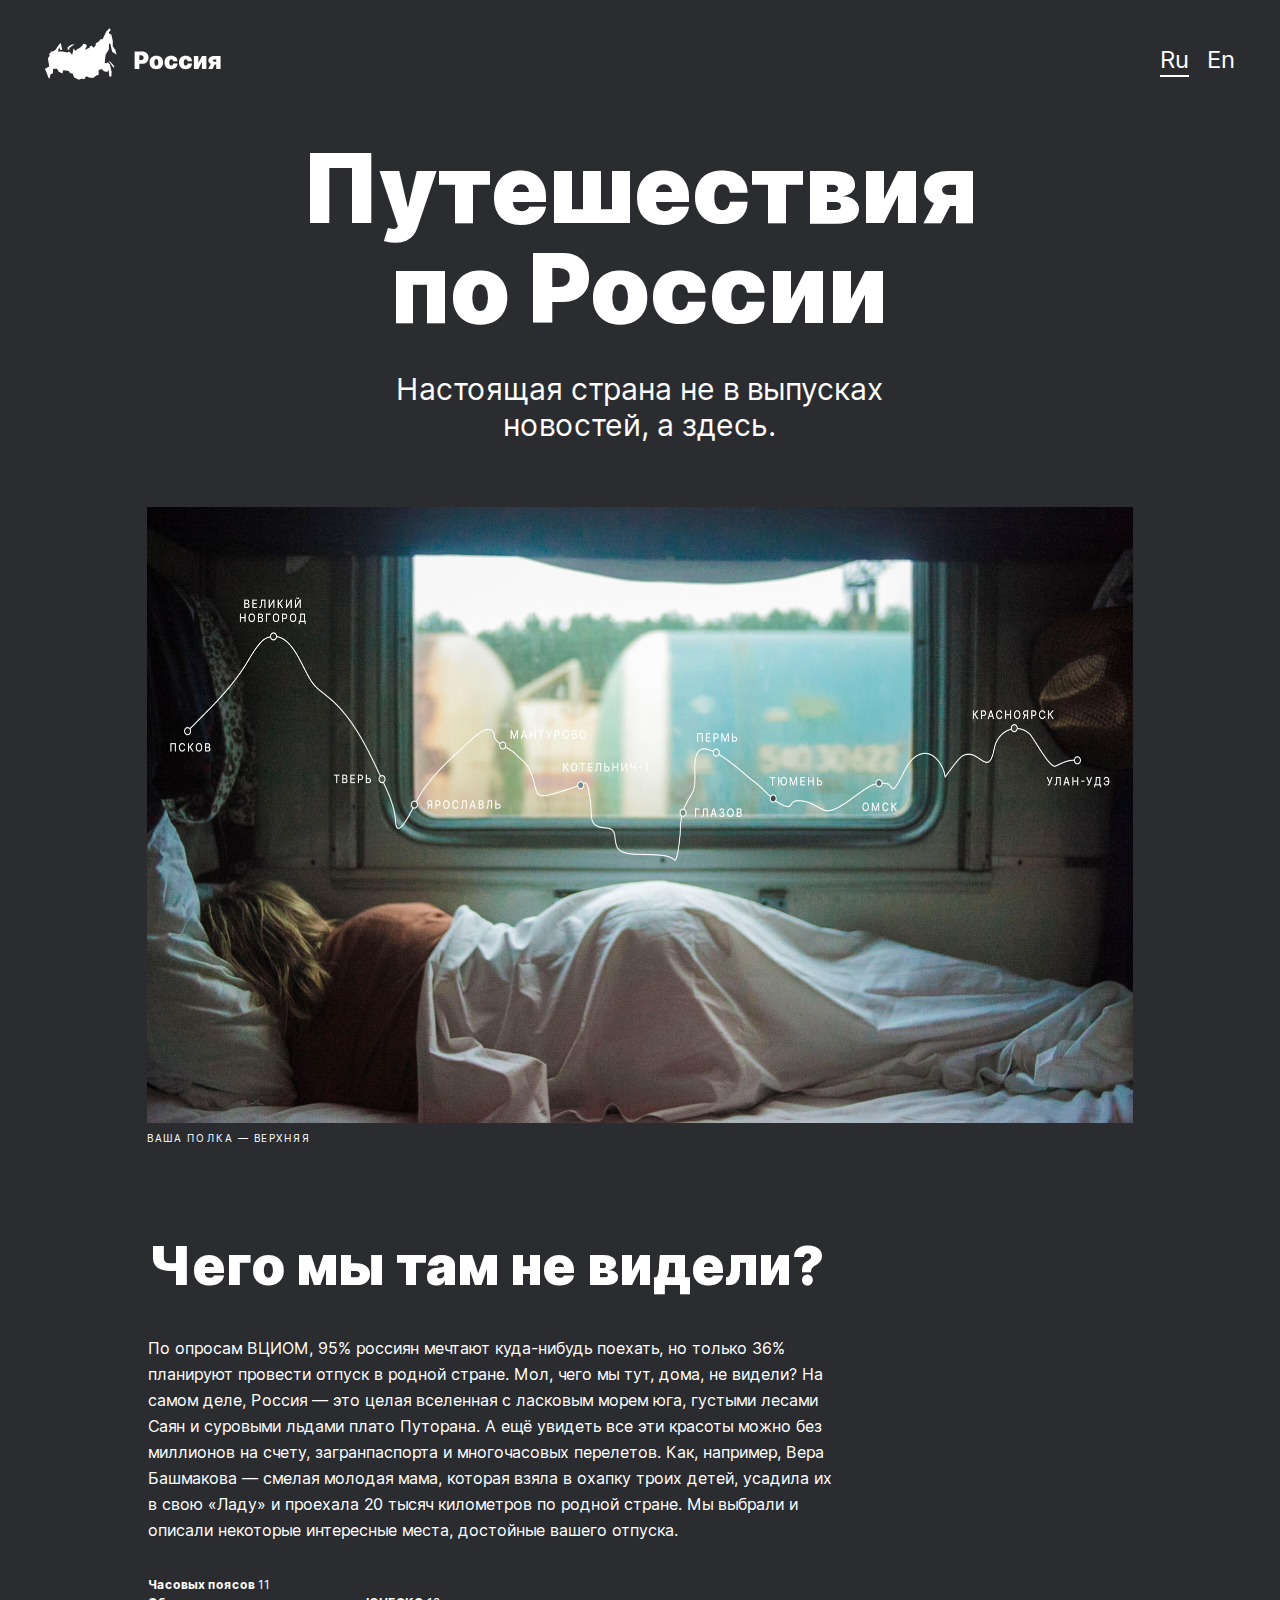
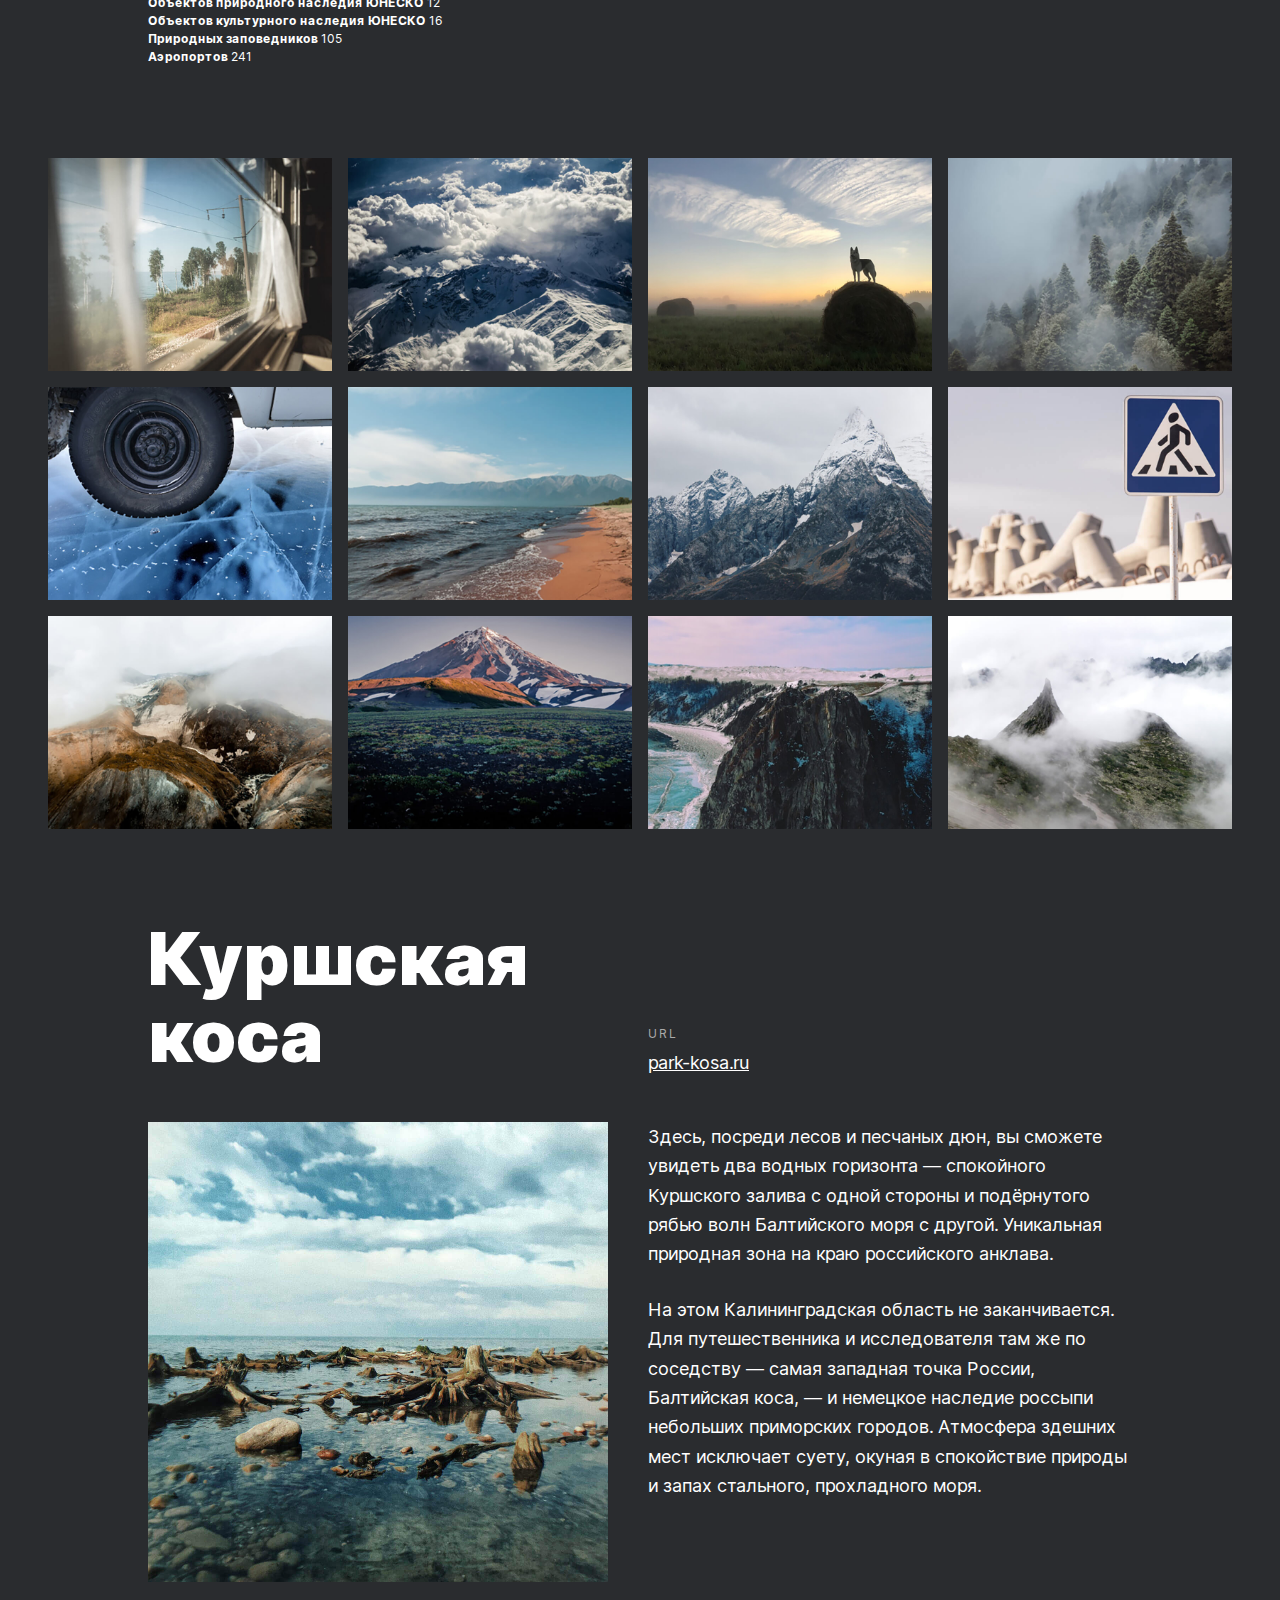
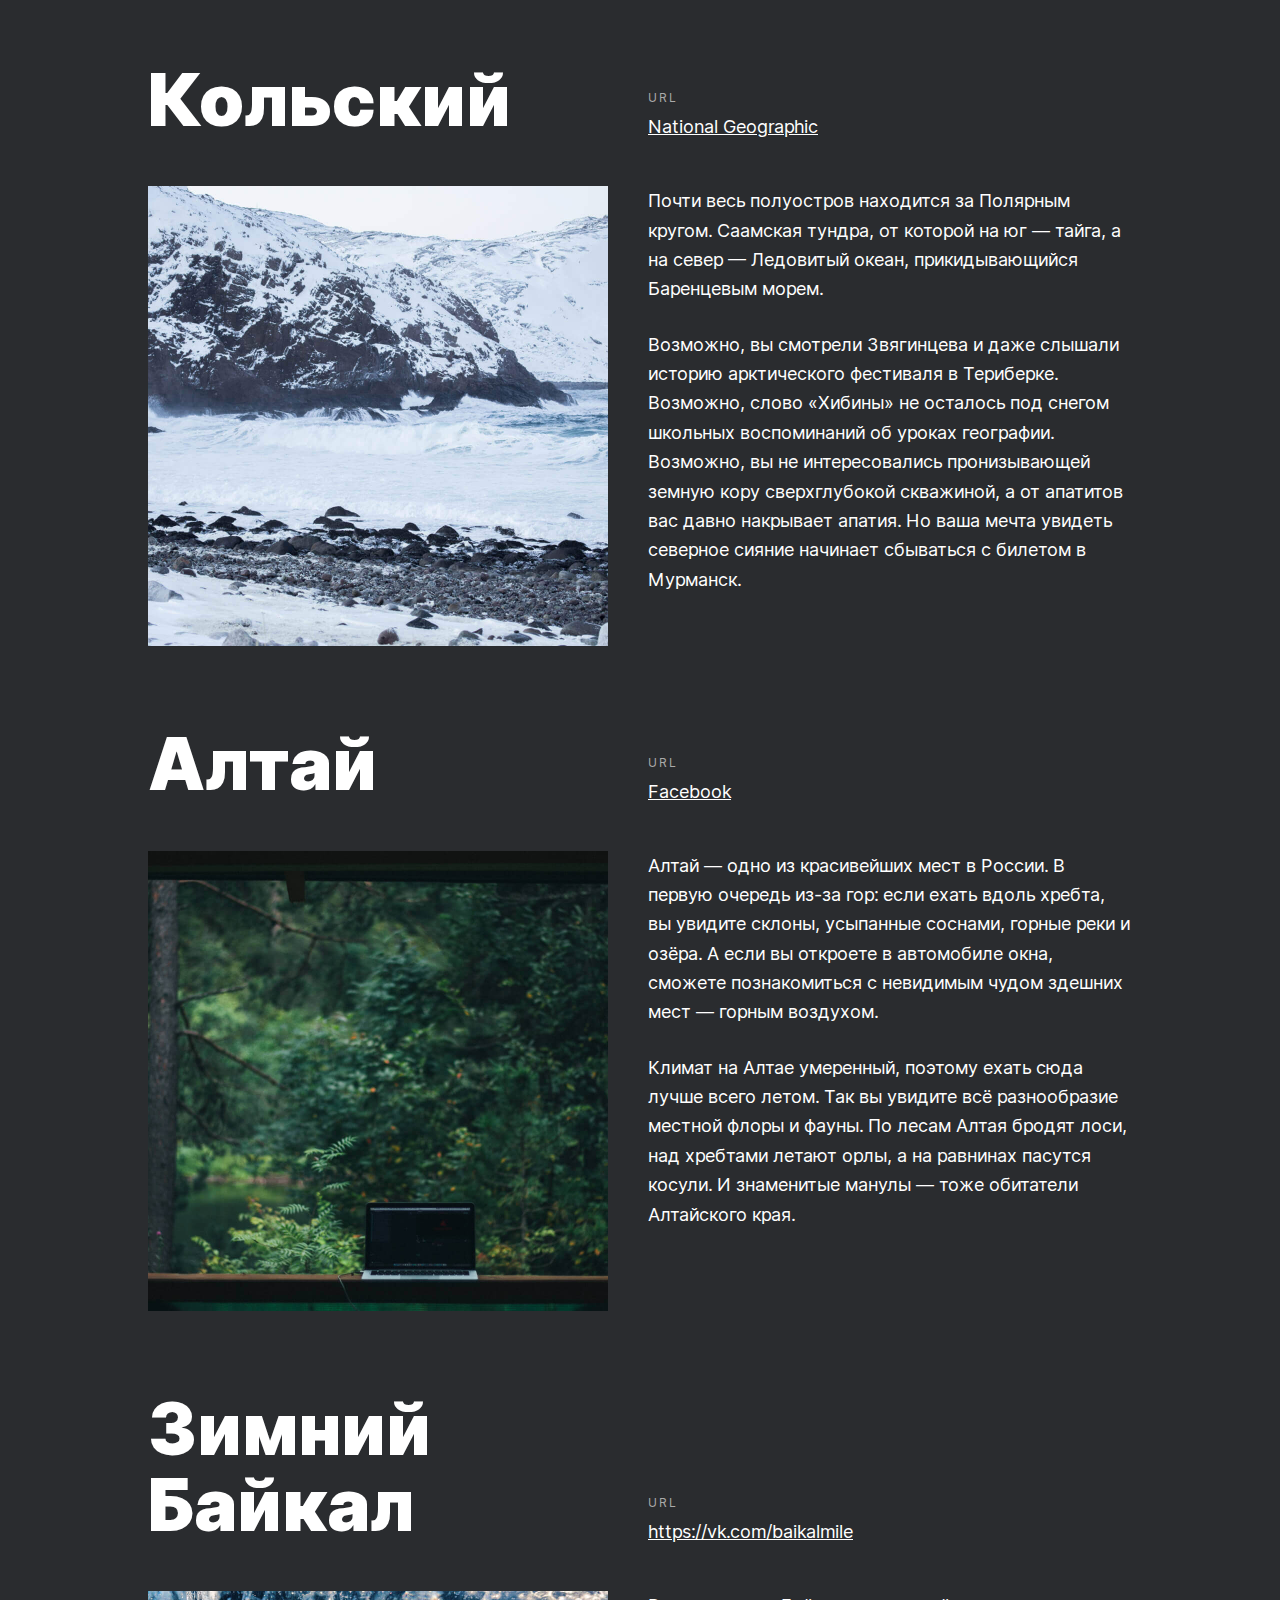
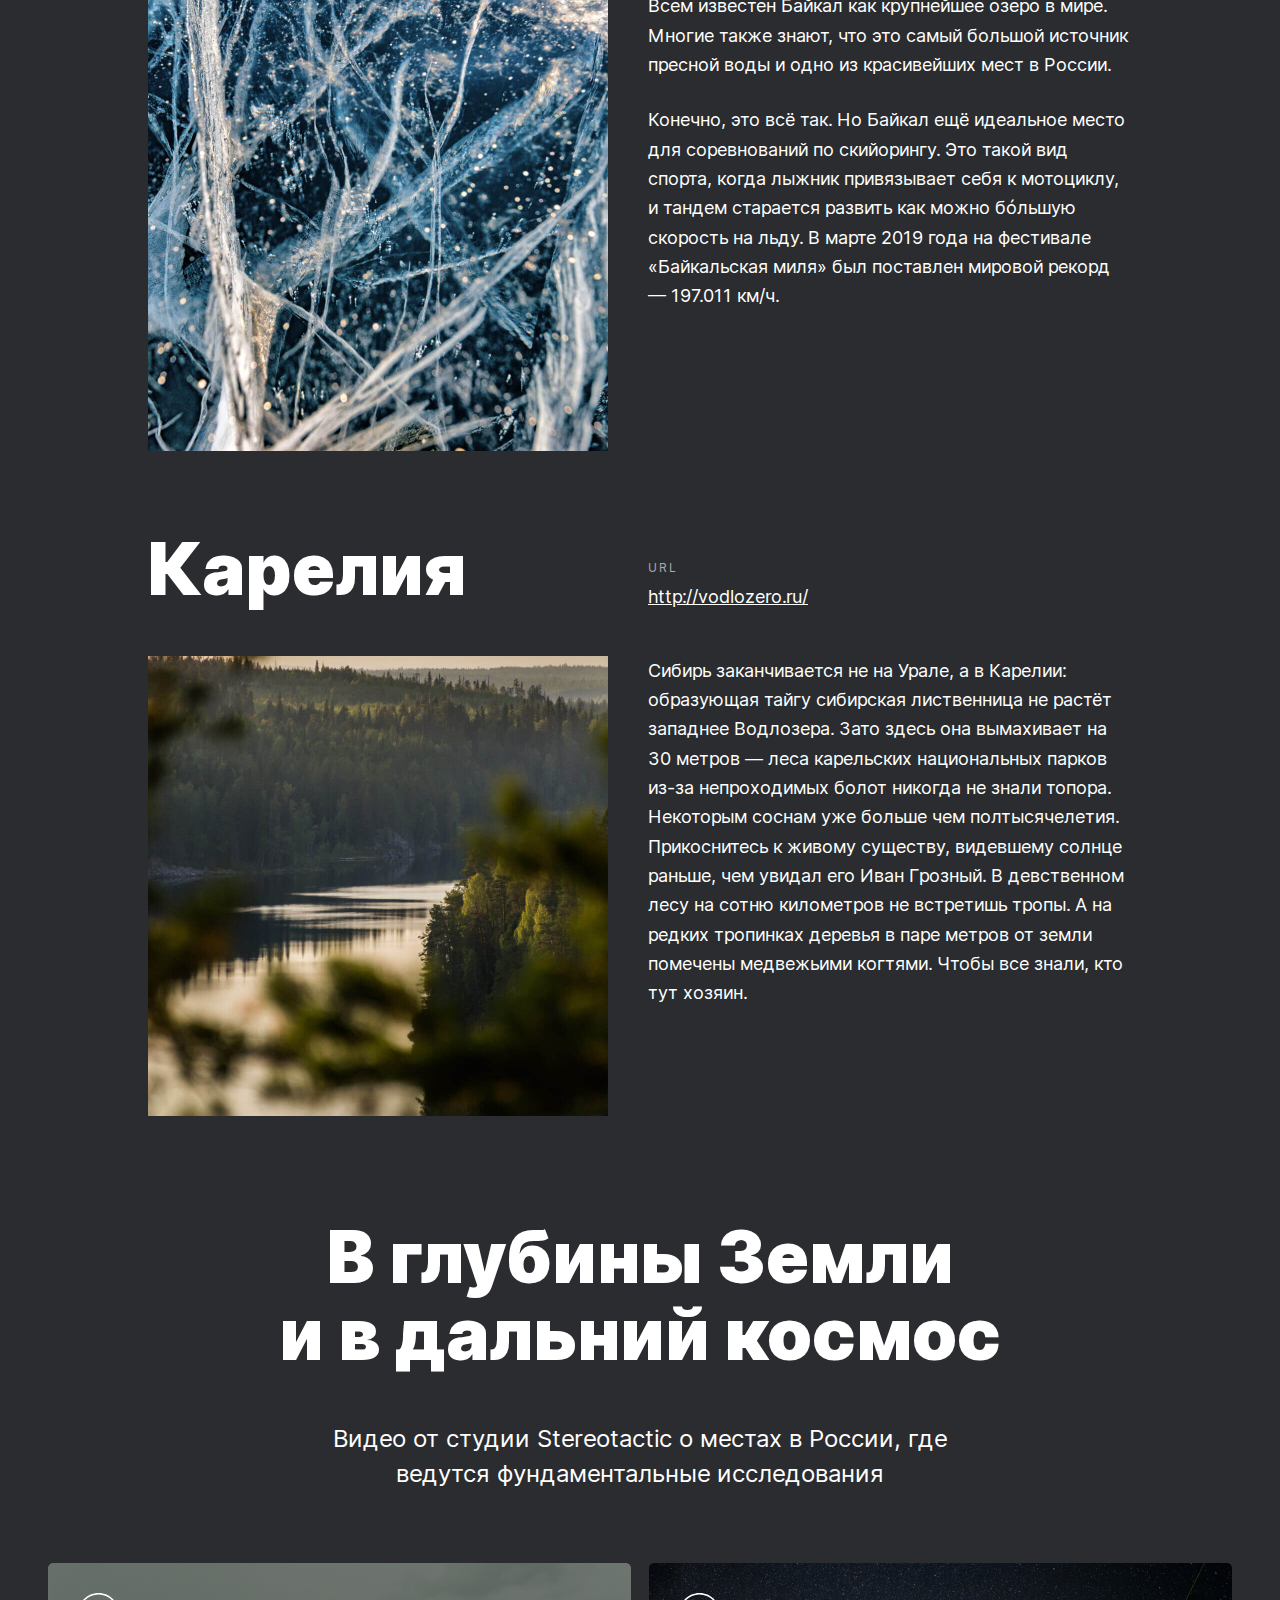
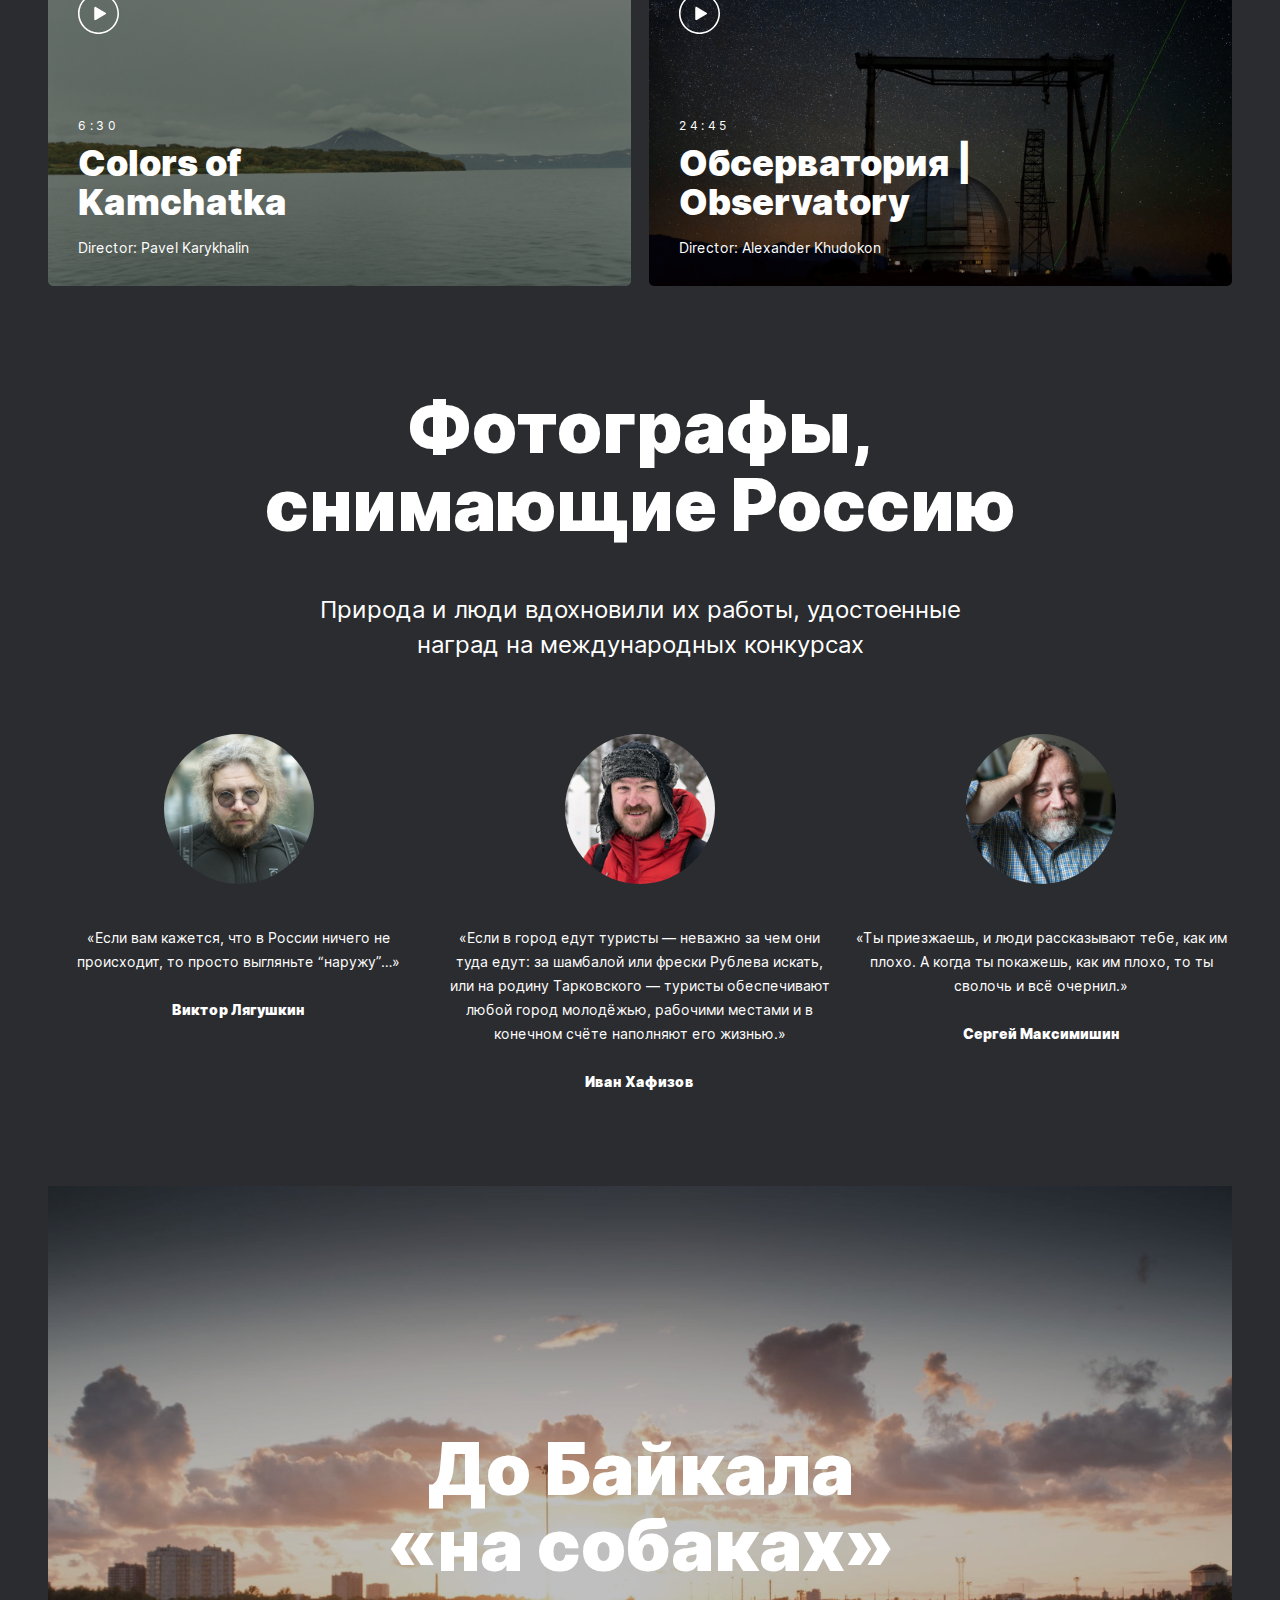
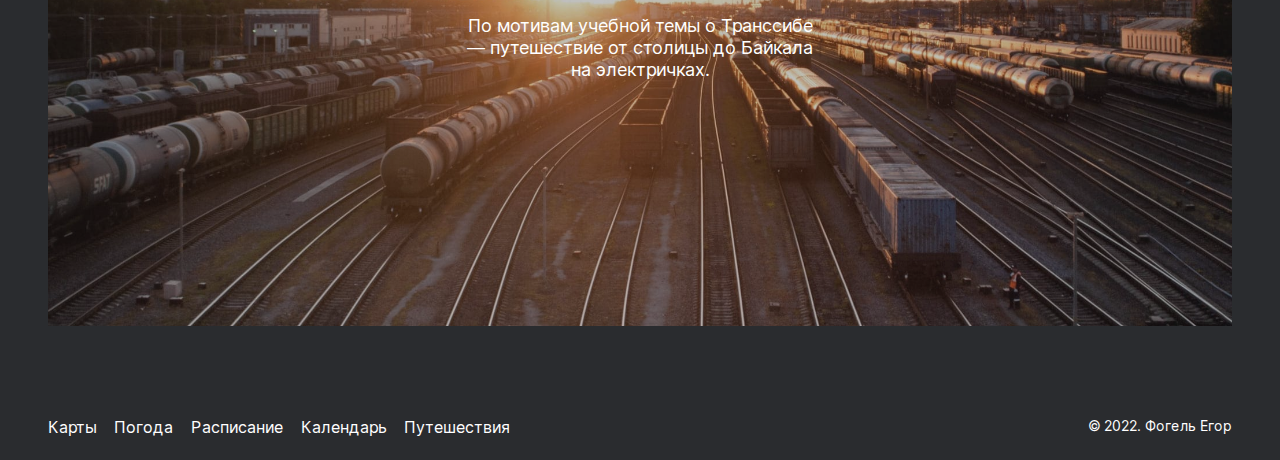
<file: index.html>
<!DOCTYPE html>
<html lang="ru">

<head>
  <meta charset="UTF-8" />
  <meta http-equiv="X-UA-Compatible" content="IE=edge" />
  <meta name="viewport" content="width=device-width, initial-scale=1.0" />
  <title>Путешествия по России</title>
  <link rel="stylesheet" href="./pages/index.css" />
</head>

<body class="body">
  <div class="page">
    <header class="header">
      <a href="#"><img src="./images/header-logo.svg" alt="лого" class="header__logo" /></a>
      <div class="header__lang-links">
        <a href="" class="header__lang-link header__lang-link_active">Ru</a>
        <a href="./index-en.html" class="header__lang-link">En</a>
      </div>
    </header>

    <main class="content">
      <section class="lead">
        <h1 class="lead__title">Путешествия по&nbsp;России</h1>
        <p class="lead__subtitle">
          Настоящая страна не в выпусках новостей, а&nbsp;здесь.
        </p>
        <img src="./images/lead-polka.jpg" alt="Маршрут Путешествия" class="lead__image">
        <p class="lead__caption">ваша полка — верхняя</p>
      </section>

      <section class="intro">
        <h2 class="intro__title">Чего мы там не видели?</h2>
        <p class="intro__text">
          По опросам ВЦИОМ, 95% россиян мечтают куда-нибудь поехать, но только
          36% планируют провести отпуск в родной стране. Мол, чего мы тут,
          дома, не видели? На самом деле, Россия — это целая вселенная с
          ласковым морем юга, густыми лесами Саян и суровыми льдами плато
          Путорана. А ещё увидеть все эти красоты можно без миллионов на
          счету, загранпаспорта и многочасовых перелетов. Как, например, Вера
          Башмакова — смелая молодая мама, которая взяла в охапку троих детей,
          усадила их в свою «Ладу» и проехала 20 тысяч километров по родной
          стране. Мы выбрали и описали некоторые интересные места, достойные
          вашего отпуска.
        </p>
        <ul class="intro__list">
          <li class="intro__list-text">
            Часовых поясов&nbsp;<span class="intro__list-number">11</span>
          </li>
          <li class="intro__list-text">
            Объектов природного наследия ЮНЕСКО&nbsp;<span class="intro__list-number">12</span>
          </li>
          <li class="intro__list-text">
            Объектов культурного наследия ЮНЕСКО&nbsp;<span class="intro__list-number">16</span>
          </li>
          <li class="intro__list-text">
            Природных заповедников&nbsp;<span class="intro__list-number">105</span>
          </li>
          <li class="intro__list-text">
            Аэропортов&nbsp;<span class="intro__list-number">241</span>
          </li>
        </ul>
      </section>

      <section class="photo-grid">
        <img src="./images/photo-grid/photo-grid-train.jpg" alt="вид из окна поезда" class="photo-grid__item">
        <img src="./images/photo-grid/photo-grid-atharva-tulsi.jpg" alt="снежные горы" class="photo-grid__item">
        <img src="./images/photo-grid/photo-grid-tuman.jpg" alt="туман в поле" class="photo-grid__item">
        <img src="./images/photo-grid/photo-grid-sochi.jpg" alt="ёлки в тумане" class="photo-grid__item">
        <img src="./images/photo-grid/photo-grid-arisa.jpg" alt="колесо машины на льду" class="photo-grid__item">
        <img src="./images/photo-grid/photo-grid-baikal.jpg" alt="озеро Байкал" class="photo-grid__item">
        <img src="./images/photo-grid/photo-grid-elbrus.jpg" alt="гора Эльбрус" class="photo-grid__item">
        <img src="./images/photo-grid/photo-grid-kondratiev.jpg" alt="знак пешехоллного перехода"
          class="photo-grid__item">
        <img src="./images/photo-grid/photo-grid-kamchatka-1.jpg" alt="Пейзаж Камчатки" class="photo-grid__item">
        <img src="./images/photo-grid/photo-grid-kamchatka-2.jpg" alt="Пейзаж Камчатки" class="photo-grid__item">
        <img src="./images/photo-grid/photo-grid-baikal-2.jpg" alt="вид на Байкал сверху" class="photo-grid__item">
        <img src="./images/photo-grid/photo-grid-ergaki.jpg" alt="горы в тумане вид сверху" class="photo-grid__item">
      </section>

      <section class="places">
        <div class="places__item">
          <h2 class="places__title">Куршская коса</h2>
          <div class="places__website">
            <p class="places__url-heading">URL</p>
            <a href="http://park-kosa.ru" class="places__link" target="_blank">park-kosa.ru</a>
          </div>
          <img src="./images/places/place-kosa.jpg" alt="Куршская коса" class="places__image">
          <div class="places__text-wrapper">
            <p class="places__paragraph">
              Здесь, посреди лесов и песчаных дюн, вы сможете увидеть два
              водных горизонта — спокойного Куршского залива с одной стороны и
              подёрнутого рябью волн Балтийского моря с другой. Уникальная
              природная зона на краю российского анклава.
            </p>
            <p class="places__paragraph">
              На этом Калининградская область не заканчивается. Для
              путешественника и исследователя там же по соседству — самая
              западная точка России, Балтийская коса, — и немецкое наследие
              россыпи небольших приморских городов. Атмосфера здешних мест
              исключает суету, окуная в спокойствие природы и запах стального,
              прохладного моря.
            </p>
          </div>
        </div>
        <div class="places__item">
          <h2 class="places__title">Кольский</h2>
          <div class="places__website">
            <p class="places__url-heading">URL</p>
            <a href="https://yourshot.nationalgeographic.com/photos/?keywords=kolskiy" class="places__link"
              target="_blank">National Geographic</a>
          </div>
          <img src="./images/places/place-kolsky.jpg" alt="Горы Кольского полуострова" class="places__image">
          <div class="places__text-wrapper">
            <p class="places__paragraph">
              Почти весь полуостров находится за Полярным кругом. Саамская
              тундра, от которой на юг — тайга, а на север — Ледовитый океан,
              прикидывающийся Баренцевым морем.
            </p>
            <p class="places__paragraph">
              Возможно, вы смотрели Звягинцева и даже слышали историю
              арктического фестиваля в Териберке. Возможно, слово «Хибины» не
              осталось под снегом школьных воспоминаний об уроках географии.
              Возможно, вы не интересовались пронизывающей земную кору
              сверхглубокой скважиной, а от апатитов вас давно накрывает
              апатия. Но ваша мечта увидеть северное сияние начинает сбываться
              с билетом в Мурманск.
            </p>
          </div>
        </div>
        <div class="places__item">
          <h2 class="places__title">Алтай</h2>
          <div class="places__website">
            <p class="places__url-heading">URL</p>
            <a href="https://www.facebook.com/vera.bashmakova/posts/10156011613718822" class="places__link"
              target="_blank">Facebook</a>
          </div>
          <img src="./images/places/place-altai.jpg" alt="Природа Алтая" class="places__image">
          <div class="places__text-wrapper">
            <p class="places__paragraph">
              Алтай — одно из красивейших мест в России. В первую очередь
              из-за гор: если ехать вдоль хребта, вы увидите склоны, усыпанные
              соснами, горные реки и озёра. А если вы откроете в автомобиле
              окна, сможете познакомиться с невидимым чудом здешних мест —
              горным воздухом.
            </p>
            <p class="places__paragraph">
              Климат на Алтае умеренный, поэтому ехать сюда лучше всего летом.
              Так вы увидите всё разнообразие местной флоры и фауны. По лесам
              Алтая бродят лоси, над хребтами летают орлы, а на равнинах
              пасутся косули. И знаменитые манулы — тоже обитатели Алтайского
              края.
            </p>
          </div>
        </div>
        <div class="places__item">
          <h2 class="places__title">Зимний Байкал</h2>
          <div class="places__website">
            <p class="places__url-heading">URL</p>
            <a href="https://vk.com/baikalmile" class="places__link" target="_blank">https://vk.com/baikalmile</a>
          </div>
          <img src="./images/places/place-winter-baikal.jpg" alt="Зимний Байкал" class="places__image">
          <div class="places__text-wrapper">
            <p class="places__paragraph">
              Всем известен Байкал как крупнейшее озеро в мире. Многие также
              знают, что это самый большой источник пресной воды и одно из
              красивейших мест в России.
            </p>
            <p class="places__paragraph">
              Конечно, это всё так. Но Байкал ещё идеальное место
              для соревнований по скийорингу. Это такой вид спорта, когда
              лыжник привязывает себя к мотоциклу, и тандем старается развить
              как можно бóльшую скорость на льду. В марте 2019 года на
              фестивале «Байкальская миля» был поставлен мировой рекорд —
              197.011 км/ч.
            </p>
          </div>
        </div>
        <div class="places__item">
          <h2 class="places__title">Карелия</h2>
          <div class="places__website">
            <p class="places__url-heading">URL</p>
            <a href="http://vodlozero.ru" class="places__link" target="_blank">http://vodlozero.ru/</a>
          </div>
          <img src="./images/places/place-karelia.jpg" alt="Пейзаж Карелии" class="places__image">
          <div class="places__text-wrapper">
            <p class="places__paragraph">
              Сибирь заканчивается не на Урале, а в Карелии: образующая тайгу
              сибирская лиственница не растёт западнее Водлозера. Зато здесь
              она вымахивает на 30 метров — леса карельских национальных
              парков из-за непроходимых болот никогда не знали топора.
              Некоторым соснам уже больше чем полтысячелетия. Прикоснитесь к
              живому существу, видевшему солнце раньше, чем увидал его Иван
              Грозный. В девственном лесу на сотню километров не встретишь
              тропы. А на редких тропинках деревья в паре метров от земли
              помечены медвежьими когтями. Чтобы все знали, кто тут хозяин.
            </p>
          </div>
        </div>
      </section>

      <section class="video">
        <h2 class="section-title">В глубины Земли и&nbsp;в&nbsp;дальний космос</h2>
        <p class="section-subtitle">
          Видео от студии Stereotactic о местах в России, где ведутся фундаментальные исследования
        </p>
        <ul class="video__container">
          <li class="video__item video__item_kamchatka">
            <button class="video__play-btn" type="button"></button>
            <div class="video__text-wrapper">
              <p class="video__duration">6:30</p>
              <h3 class="video__title">Colors of Kamchatka</h3>
              <p class="video__director">Director: Pavel Karykhalin</p>
            </div>
          </li>
          <li class="video__item video__item_observatory">
            <button class="video__play-btn" type="button"></button>
            <div class="video__text-wrapper">
              <p class="video__duration">24:45</p>
              <h3 class="video__title">Обсерватория | Observatory</h3>
              <p class="video__director">Director: Alexander Khudokon</p>
            </div>
          </li>
        </ul>
      </section>

      <section class="photographs">
        <h2 class="section-title">Фотографы, снимающие Россию</h2>
        <p class="section-subtitle">
          Природа и люди вдохновили их работы, удостоенные наград на международных конкурсах
        </p>
        <ul class="photographs__list">
          <li class="photographs__list-item">
            <img src="./images/victor.png" alt="Виктор Лягушкин" class="photographs__photo">
            <p class="photographs__quote">
              «Если вам кажется, что в России ничего не происходит, то просто выгляньте “наружу”…»
            </p>
            <p class="photographs__name">Виктор Лягушкин</p>
          </li>
          <li class="photographs__list-item">
            <img src="./images/ivan.png" alt="Иван Хафизов" class="photographs__photo">
            <p class="photographs__quote">
              «Если в город едут туристы — неважно за чем они туда едут: за шамбалой или фрески Рублева искать, или на
              родину Тарковского — туристы обеспечивают любой город молодёжью, рабочими местами и в конечном счёте
              наполняют его жизнью.»
            </p>
            <p class="photographs__name">Иван Хафизов</p>
          </li>
          <li class="photographs__list-item">
            <img src="./images/sergei.png" alt="Сергей Максимишин" class="photographs__photo">
            <p class="photographs__quote">
              «Ты приезжаешь, и люди рассказывают тебе, как им плохо. А когда ты покажешь, как им плохо, то ты сволочь и
              всё очернил.»
            </p>
            <p class="photographs__name">Сергей Максимишин</p>
          </li>
        </ul>
      </section>

      <section class="cover">
        <a href="https://stampsy.com/na-elektrichkakh-do-baikala" class="cover__background" target="_blank">
          <h2 class="cover__title">До Байкала «на&nbsp;собаках»</h2>
          <p class="cover__subtitle">
            По мотивам учебной темы о Транссибе — путешествие от столицы до
            Байкала на электричках.
          </p>
        </a>
      </section>
    </main>

    <footer class="footer">
      <nav>
        <ul class="footer__links">
          <li class="footer__link-wrapper"><a href="https://yandex.ru/maps" class="footer__link"
              target="_blank">Карты</a></li>
          <li class="footer__link-wrapper"><a href="https://yandex.ru/pogoda" class="footer__link"
              target="_blank">Погода</a></li>
          <li class="footer__link-wrapper"><a href="https://rasp.yandex.ru" class="footer__link"
              target="_blank">Расписание</a></li>
          <li class="footer__link-wrapper"><a href="https://calendar.yandex.ru" class="footer__link"
              target="_blank">Календарь</a></li>
          <li class="footer__link-wrapper"><a href="https://travel.yandex.ru" class="footer__link"
              target="_blank">Путешествия</a></li>
        </ul>
      </nav>
      <p class="footer__copyright">&copy; 2022. Фогель Егор</p>
    </footer>
  </div>
</body>

</html>
</file>
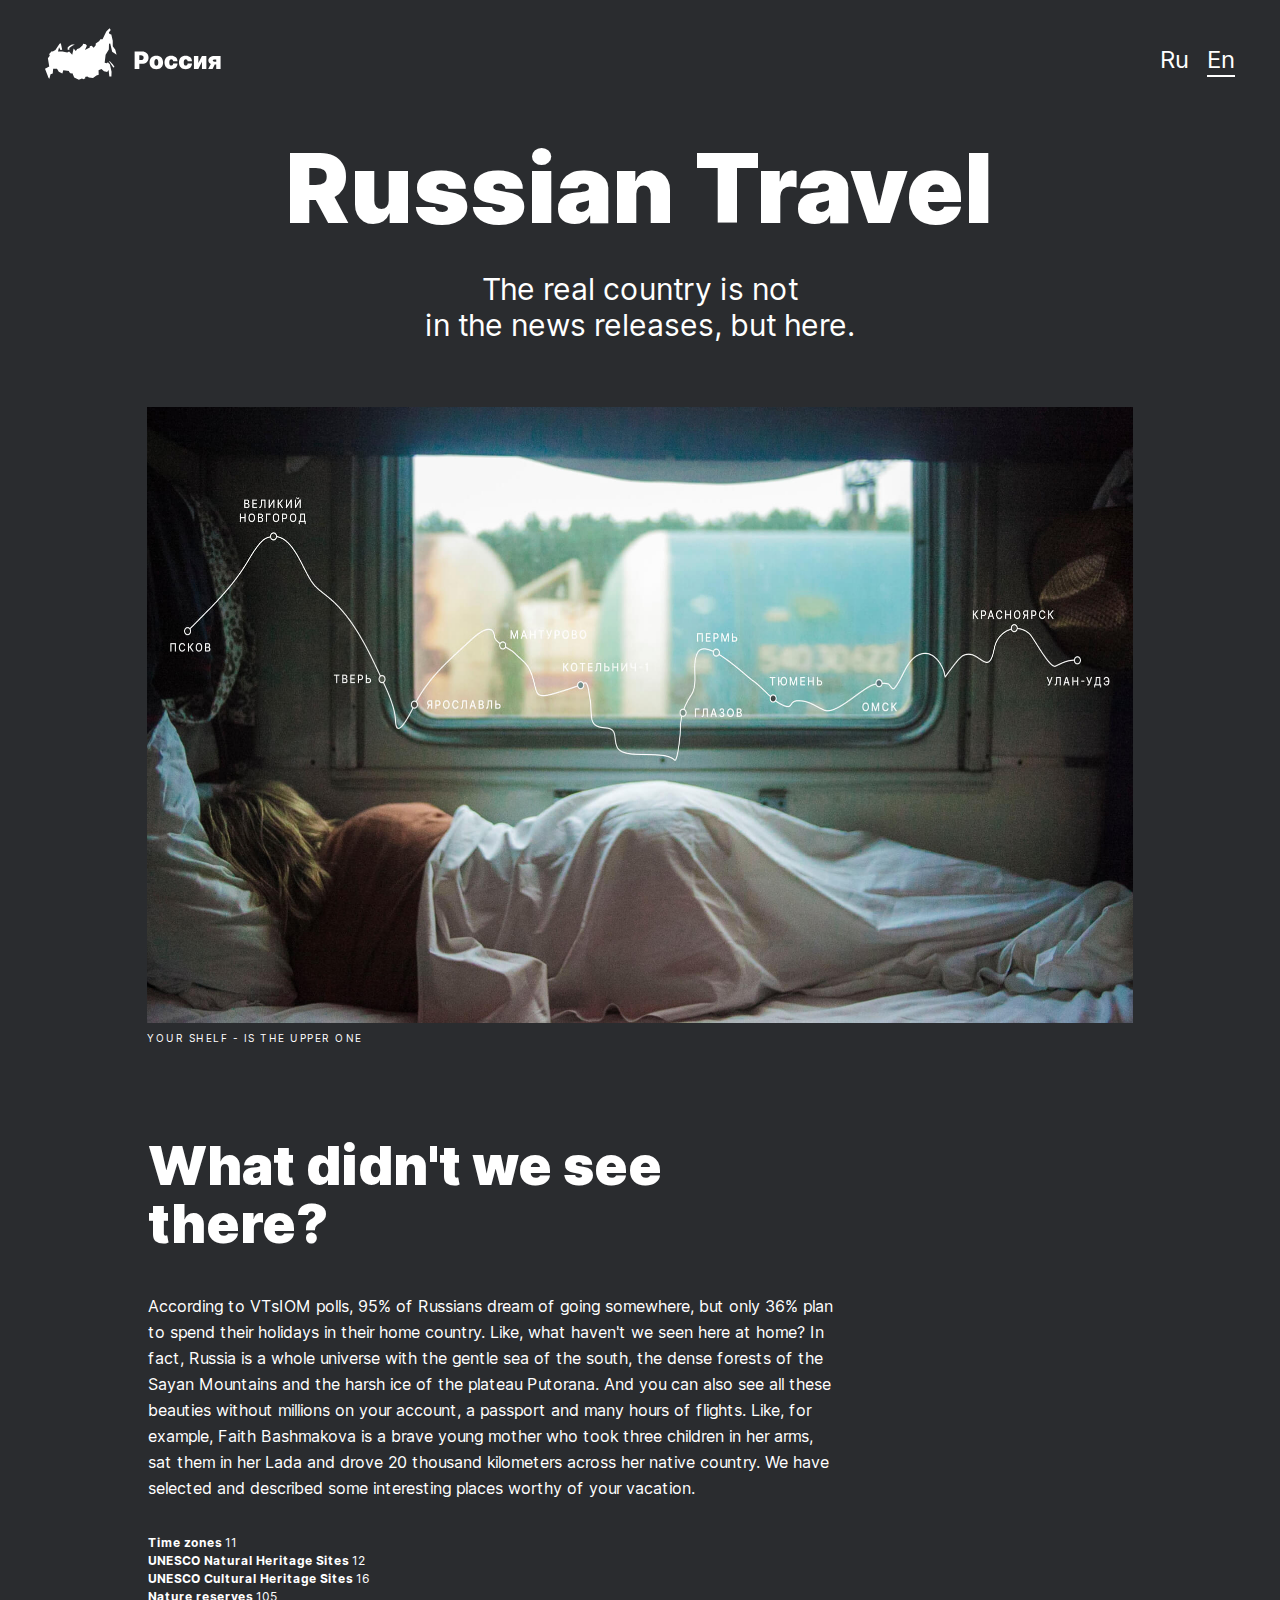
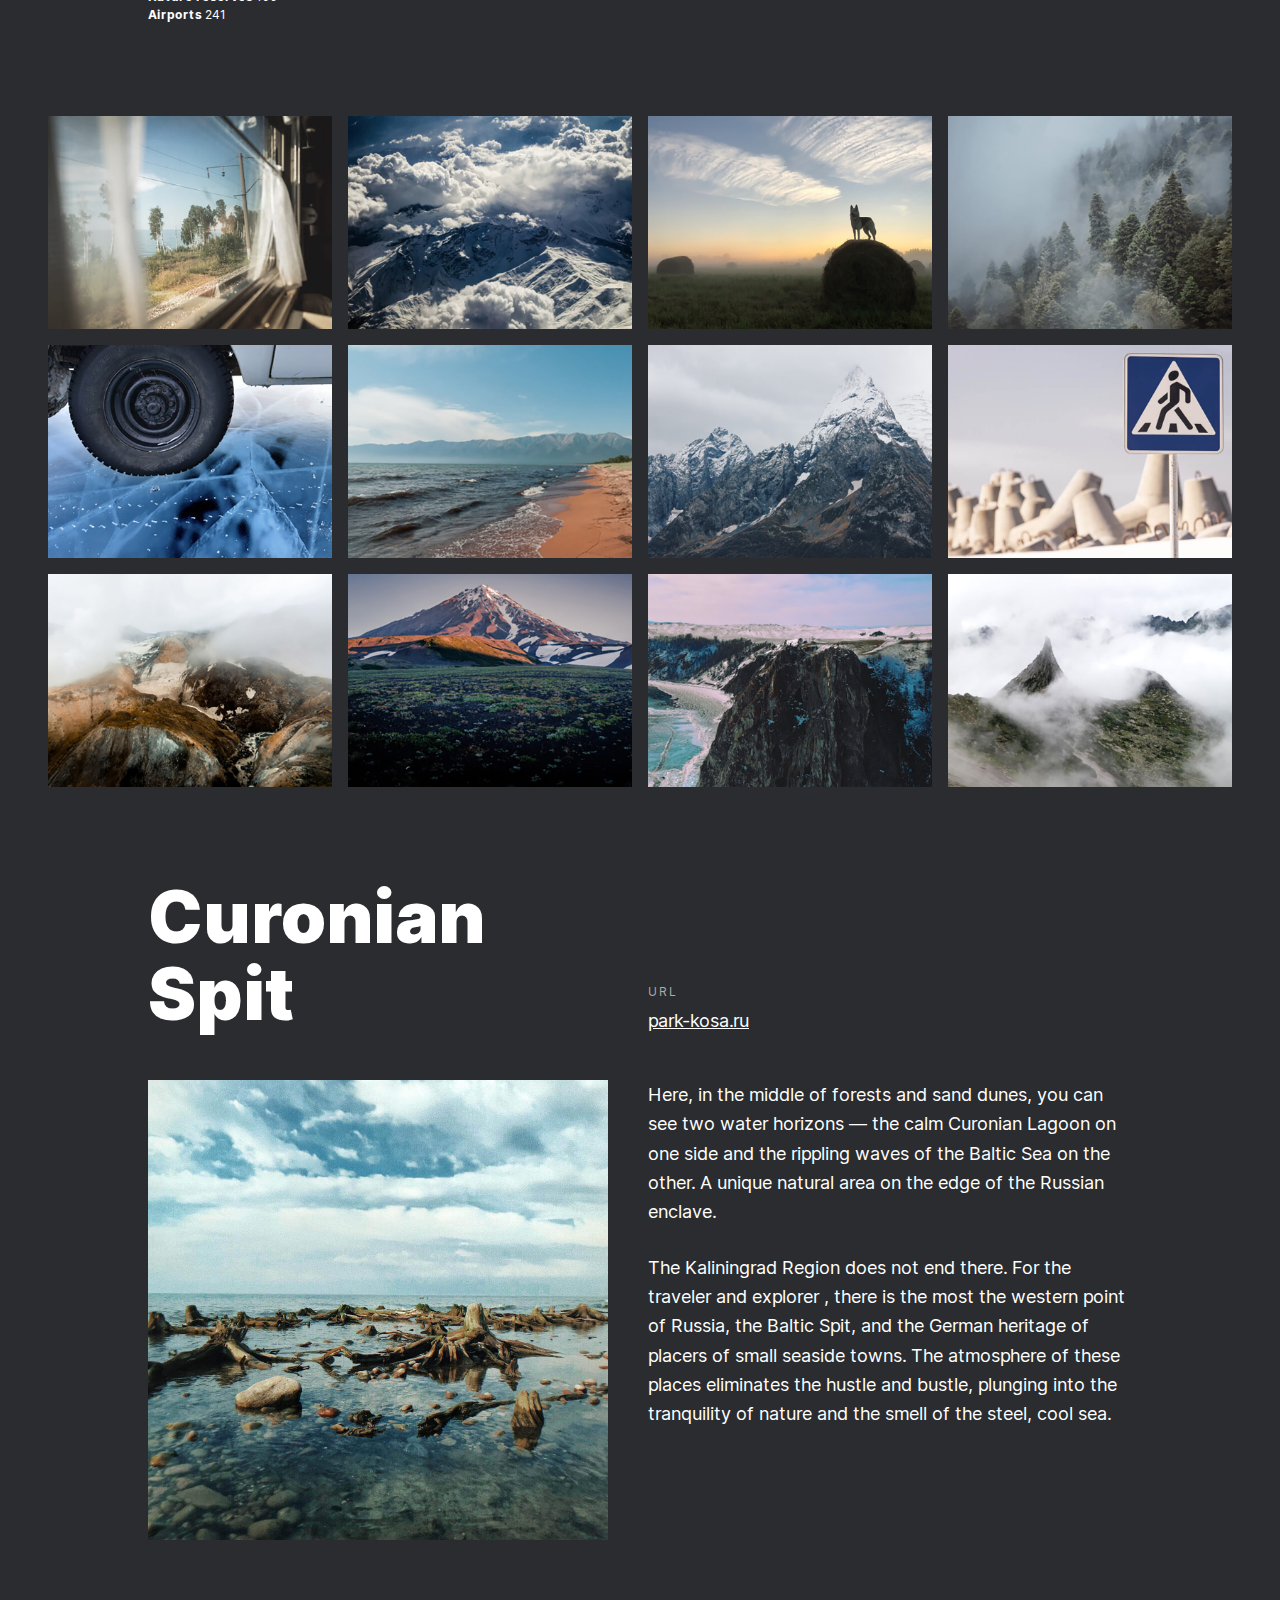
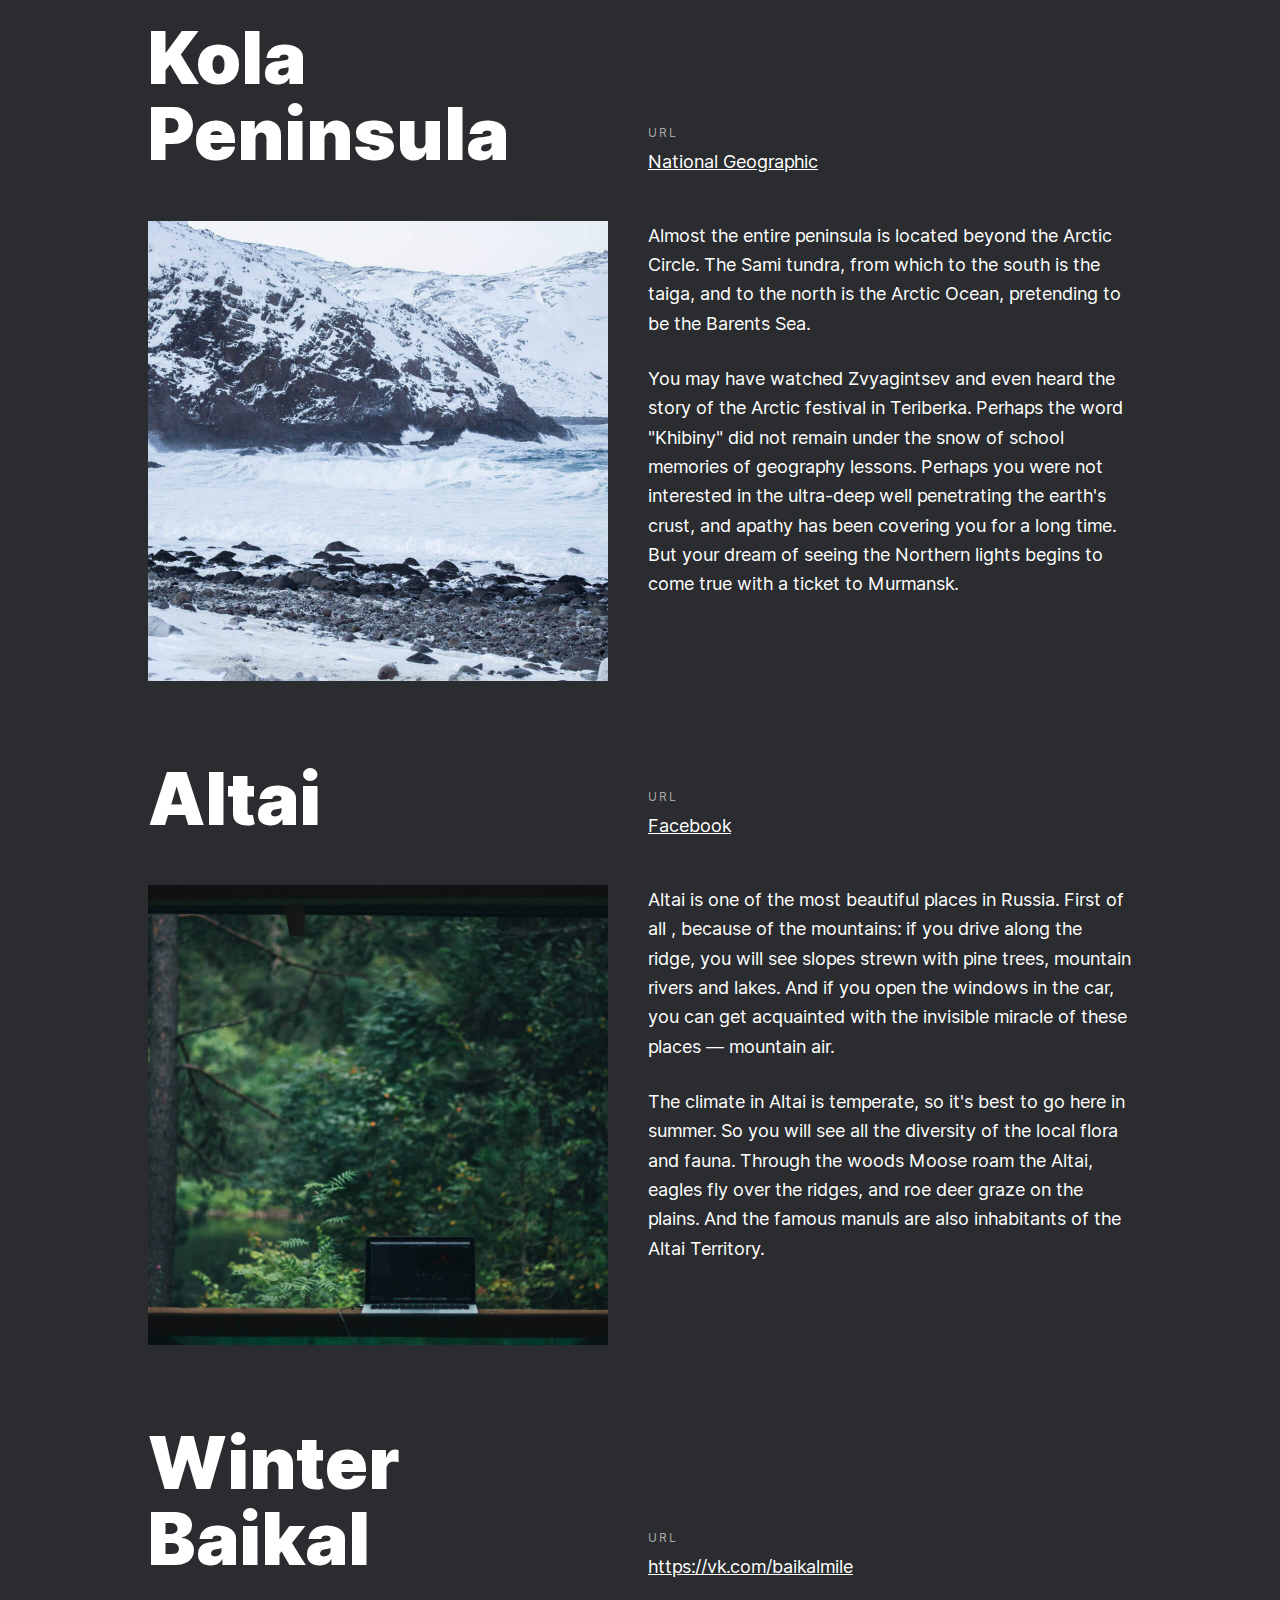
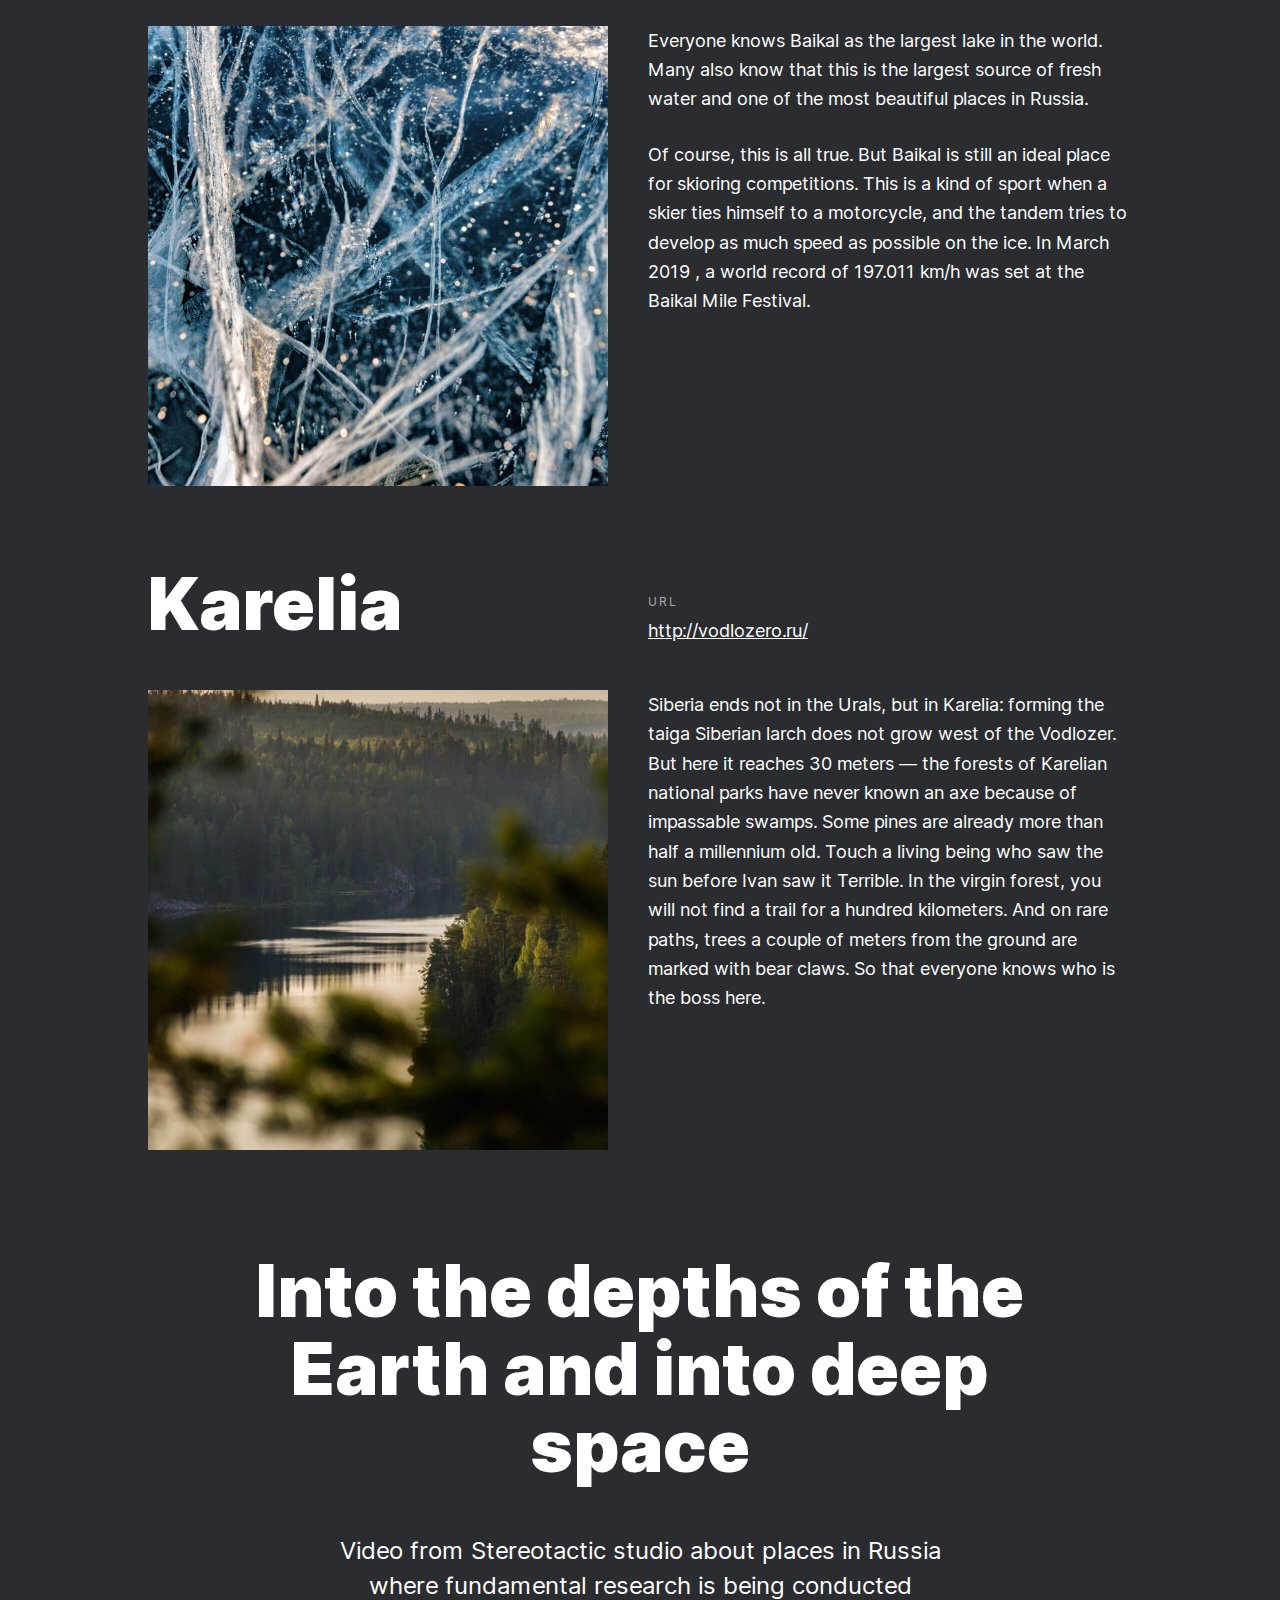
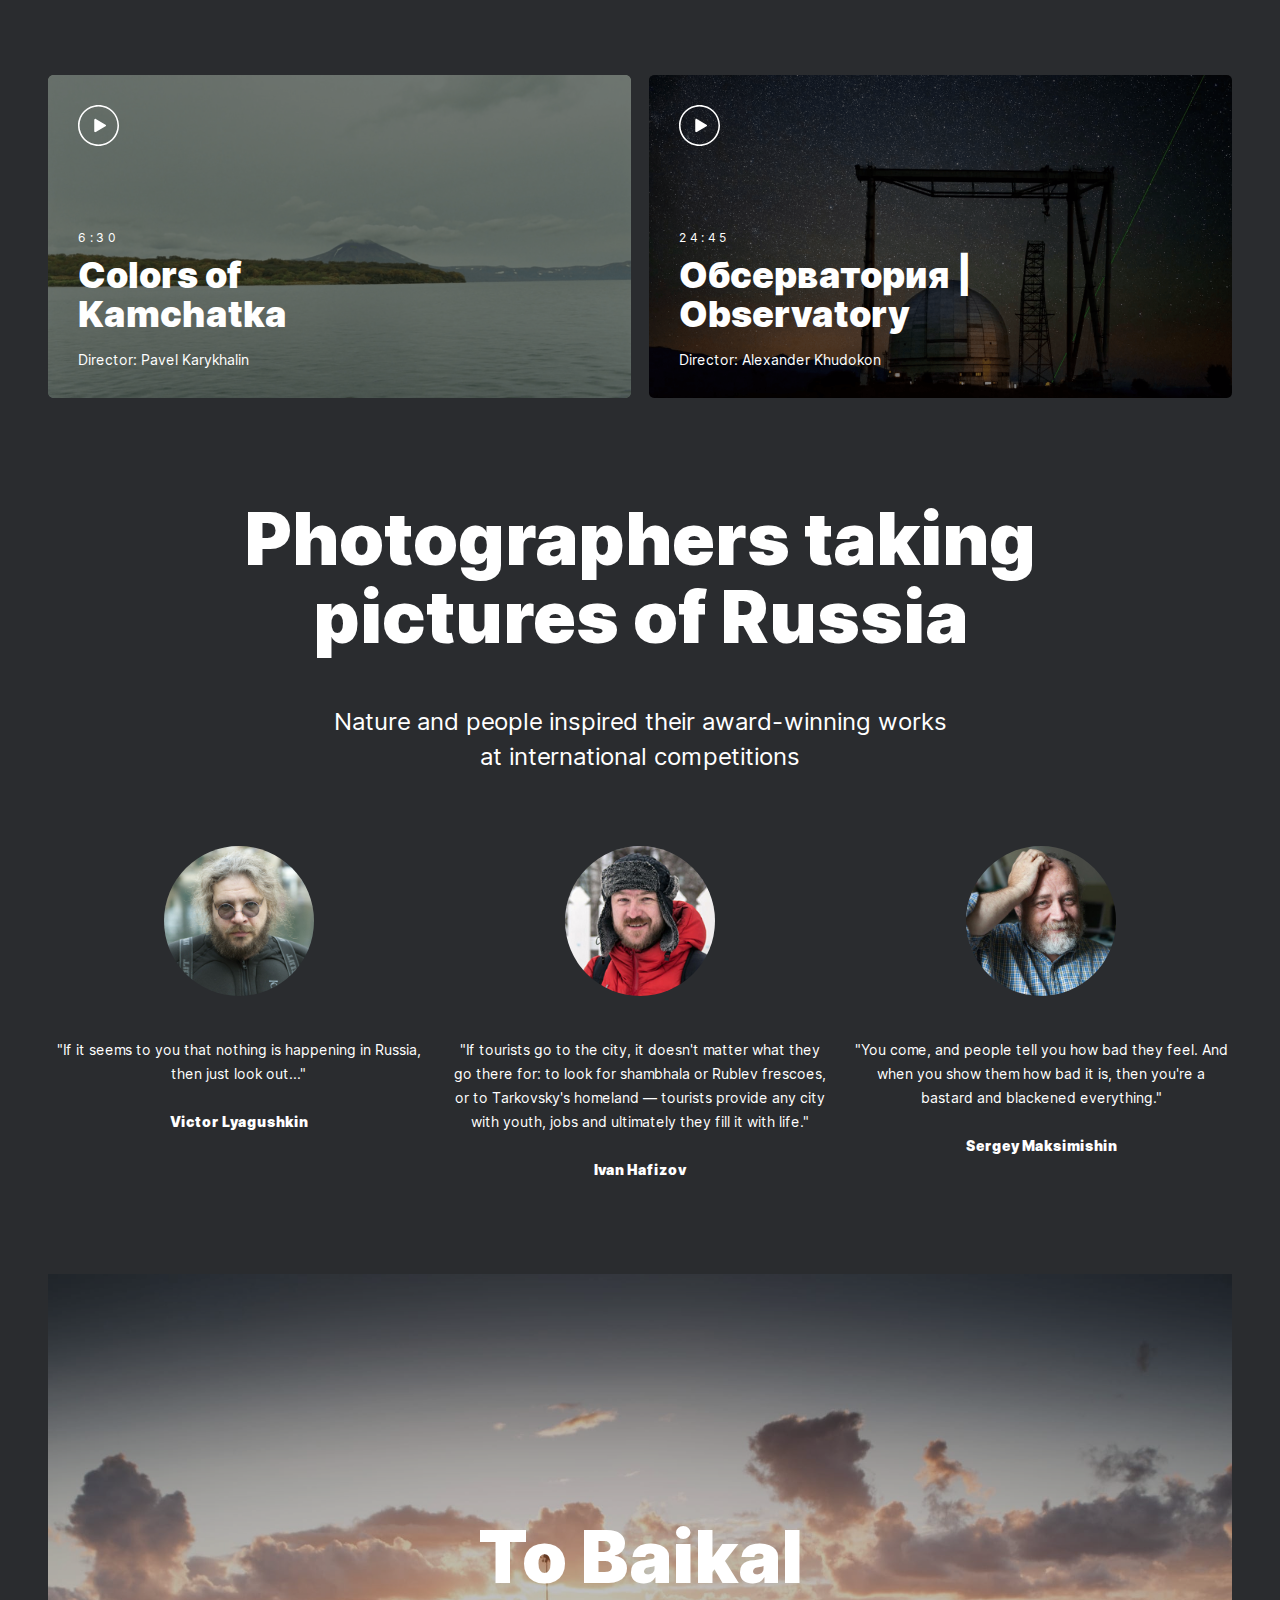
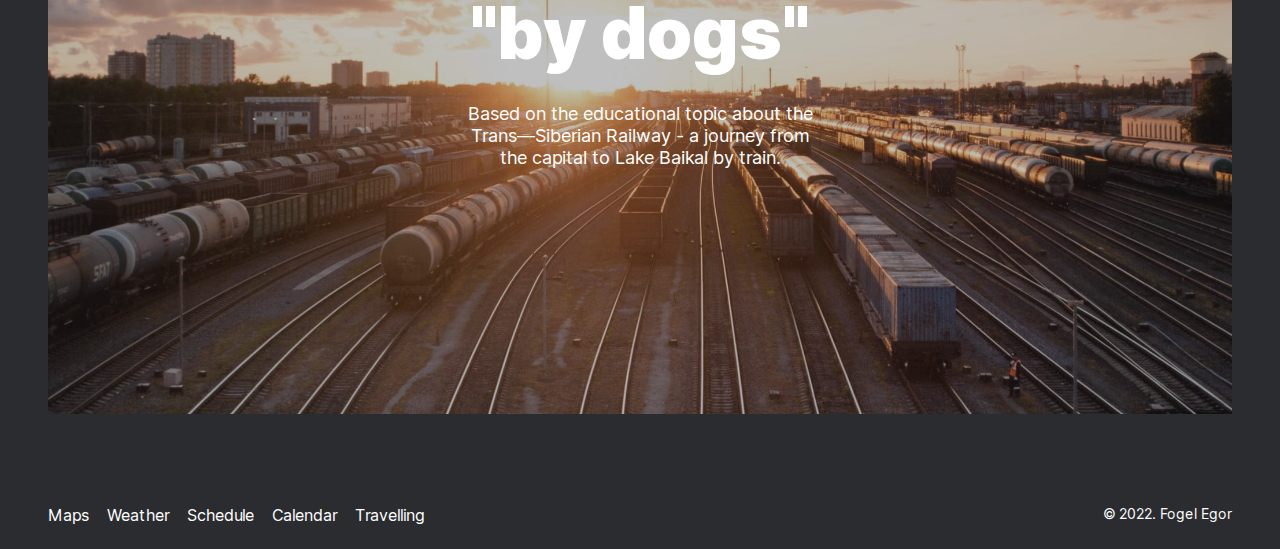
<file: index-en.html>
<!DOCTYPE html>
<html lang="en">

<head>
  <meta charset="UTF-8" />
  <meta http-equiv="X-UA-Compatible" content="IE=edge" />
  <meta name="viewport" content="width=device-width, initial-scale=1.0" />
  <title>Russian Travel</title>
  <link rel="stylesheet" href="./pages/index.css" />
</head>

<body class="body">
  <div class="page">
    <header class="header">
      <a href="#"><img src="./images/header-logo.svg" alt="logo" class="header__logo" /></a>
      <div class="header__lang-links">
        <a href="./index.html" class="header__lang-link">Ru</a>
        <a href="" class="header__lang-link header__lang-link_active">En</a>
      </div>
    </header>

    <main class="content">
      <section class="lead">
        <h1 class="lead__title">Russian&nbsp;Travel</h1>
        <p class="lead__subtitle">
          The real country is not in&nbsp;the&nbsp;news&nbsp;releases,&nbsp;but here.
        </p>
        <img src="./images/lead-polka.jpg" alt="Маршрут Путешествия" class="lead__image" />
        <p class="lead__caption">your shelf - is the upper one</p>
      </section>

      <section class="intro">
        <h2 class="intro__title">What didn't we see there?</h2>
        <p class="intro__text">
          According to VTsIOM polls, 95% of Russians dream of going somewhere,
          but only 36% plan to spend their holidays in their home country.
          Like, what haven't we seen here at home? In fact, Russia is a whole
          universe with the gentle sea of the south, the dense forests of the
          Sayan Mountains and the harsh ice of the plateau Putorana. And you
          can also see all these beauties without millions on your account, a
          passport and many hours of flights. Like, for example, Faith
          Bashmakova is a brave young mother who took three children in her
          arms, sat them in her Lada and drove 20 thousand kilometers across
          her native country. We have selected and described some interesting
          places worthy of your vacation.
        </p>
        <ul class="intro__list">
          <li class="intro__list-text">
            Time zones&nbsp;<span class="intro__list-number">11</span>
          </li>
          <li class="intro__list-text">
            UNESCO Natural Heritage Sites&nbsp;<span class="intro__list-number">12</span>
          </li>
          <li class="intro__list-text">
            UNESCO Cultural Heritage Sites&nbsp;<span class="intro__list-number">16</span>
          </li>
          <li class="intro__list-text">
            Nature reserves&nbsp;<span class="intro__list-number">105</span>
          </li>
          <li class="intro__list-text">
            Airports&nbsp;<span class="intro__list-number">241</span>
          </li>
        </ul>
      </section>

      <section class="photo-grid">
        <img src="./images/photo-grid/photo-grid-train.jpg" alt="view from the train window" class="photo-grid__item" />
        <img src="./images/photo-grid/photo-grid-atharva-tulsi.jpg" alt="snowy mountains" class="photo-grid__item" />
        <img src="./images/photo-grid/photo-grid-tuman.jpg" alt="fog in the field" class="photo-grid__item" />
        <img src="./images/photo-grid/photo-grid-sochi.jpg" alt="ёлки в тумане" class="photo-grid__item" />
        <img src="./images/photo-grid/photo-grid-arisa.jpg" alt="Christmas trees in the fog" class="photo-grid__item" />
        <img src="./images/photo-grid/photo-grid-baikal.jpg" alt="озеро Байкал" class="photo-grid__item" />
        <img src="./images/photo-grid/photo-grid-elbrus.jpg" alt="гора Эльбрус" class="photo-grid__item" />
        <img src="./images/photo-grid/photo-grid-kondratiev.jpg" alt="знак пешехоллного перехода"
          class="photo-grid__item" />
        <img src="./images/photo-grid/photo-grid-kamchatka-1.jpg" alt="Пейзаж Камчатки" class="photo-grid__item" />
        <img src="./images/photo-grid/photo-grid-kamchatka-2.jpg" alt="Пейзаж Камчатки" class="photo-grid__item" />
        <img src="./images/photo-grid/photo-grid-baikal-2.jpg" alt="вид на Байкал сверху" class="photo-grid__item" />
        <img src="./images/photo-grid/photo-grid-ergaki.jpg" alt="горы в тумане вид сверху" class="photo-grid__item" />
      </section>

      <section class="places">
        <div class="places__item">
          <h2 class="places__title">Curonian Spit</h2>
          <div class="places__website">
            <p class="places__url-heading">URL</p>
            <a href="http://park-kosa.ru" class="places__link" target="_blank">park-kosa.ru</a>
          </div>
          <img src="./images/places/place-kosa.jpg" alt="Curonian Spit" class="places__image" />
          <div class="places__text-wrapper">
            <p class="places__paragraph">
              Here, in the middle of forests and sand dunes, you can see two
              water horizons — the calm Curonian Lagoon on one side and the
              rippling waves of the Baltic Sea on the other. A unique natural
              area on the edge of the Russian enclave.
            </p>
            <p class="places__paragraph">
              The Kaliningrad Region does not end there. For the traveler and
              explorer , there is the most the western point of Russia, the
              Baltic Spit, and the German heritage of placers of small seaside
              towns. The atmosphere of these places eliminates the hustle and
              bustle, plunging into the tranquility of nature and the smell of
              the steel, cool sea.
            </p>
          </div>
        </div>
        <div class="places__item">
          <h2 class="places__title">Kola Peninsula</h2>
          <div class="places__website">
            <p class="places__url-heading">URL</p>
            <a href="https://yourshot.nationalgeographic.com/photos/?keywords=kolskiy" class="places__link"
              target="_blank">National Geographic</a>
          </div>
          <img src="./images/places/place-kolsky.jpg" alt="Kola Peninsula" class="places__image" />
          <div class="places__text-wrapper">
            <p class="places__paragraph">
              Almost the entire peninsula is located beyond the Arctic Circle.
              The Sami tundra, from which to the south is the taiga, and to
              the north is the Arctic Ocean, pretending to be the Barents Sea.
            </p>
            <p class="places__paragraph">
              You may have watched Zvyagintsev and even heard the story of the
              Arctic festival in Teriberka. Perhaps the word "Khibiny" did not
              remain under the snow of school memories of geography lessons.
              Perhaps you were not interested in the ultra-deep well
              penetrating the earth's crust, and apathy has been covering you
              for a long time. But your dream of seeing the Northern lights
              begins to come true with a ticket to Murmansk.
            </p>
          </div>
        </div>
        <div class="places__item">
          <h2 class="places__title">Altai</h2>
          <div class="places__website">
            <p class="places__url-heading">URL</p>
            <a href="https://www.facebook.com/vera.bashmakova/posts/10156011613718822" class="places__link"
              target="_blank">Facebook</a>
          </div>
          <img src="./images/places/place-altai.jpg" alt="Altai" class="places__image" />
          <div class="places__text-wrapper">
            <p class="places__paragraph">
              Altai is one of the most beautiful places in Russia. First of
              all , because of the mountains: if you drive along the ridge,
              you will see slopes strewn with pine trees, mountain rivers and
              lakes. And if you open the windows in the car, you can get
              acquainted with the invisible miracle of these places — mountain
              air.
            </p>
            <p class="places__paragraph">
              The climate in Altai is temperate, so it's best to go here in
              summer. So you will see all the diversity of the local flora and
              fauna. Through the woods Moose roam the Altai, eagles fly over
              the ridges, and roe deer graze on the plains. And the famous
              manuls are also inhabitants of the Altai Territory.
            </p>
          </div>
        </div>
        <div class="places__item">
          <h2 class="places__title">Winter Baikal</h2>
          <div class="places__website">
            <p class="places__url-heading">URL</p>
            <a href="https://vk.com/baikalmile" class="places__link" target="_blank">https://vk.com/baikalmile</a>
          </div>
          <img src="./images/places/place-winter-baikal.jpg" alt="Winter Baikal" class="places__image" />
          <div class="places__text-wrapper">
            <p class="places__paragraph">
              Everyone knows Baikal as the largest lake in the world. Many
              also know that this is the largest source of fresh water and one
              of the most beautiful places in Russia.
            </p>
            <p class="places__paragraph">
              Of course, this is all true. But Baikal is still an ideal place
              for skioring competitions. This is a kind of sport when a skier
              ties himself to a motorcycle, and the tandem tries to develop as
              much speed as possible on the ice. In March 2019 , a world
              record of 197.011 km/h was set at the Baikal Mile Festival.
            </p>
          </div>
        </div>
        <div class="places__item">
          <h2 class="places__title">Karelia</h2>
          <div class="places__website">
            <p class="places__url-heading">URL</p>
            <a href="http://vodlozero.ru" class="places__link" target="_blank">http://vodlozero.ru/</a>
          </div>
          <img src="./images/places/place-karelia.jpg" alt="Karelia" class="places__image" />
          <div class="places__text-wrapper">
            <p class="places__paragraph">
              Siberia ends not in the Urals, but in Karelia: forming the taiga
              Siberian larch does not grow west of the Vodlozer. But here it
              reaches 30 meters — the forests of Karelian national parks have
              never known an axe because of impassable swamps. Some pines are
              already more than half a millennium old. Touch a living being
              who saw the sun before Ivan saw it Terrible. In the virgin
              forest, you will not find a trail for a hundred kilometers. And
              on rare paths, trees a couple of meters from the ground are
              marked with bear claws. So that everyone knows who is the boss
              here.
            </p>
          </div>
        </div>
      </section>

      <section class="video">
        <h2 class="section-title">Into the depths of the Earth and into deep space</h2>
        <p class="section-subtitle">
          Video from Stereotactic studio about places in Russia where fundamental research is being conducted
        </p>
        <ul class="video__container">
          <li class="video__item video__item_kamchatka">
            <button class="video__play-btn" type="button"></button>
            <div class="video__text-wrapper">
              <p class="video__duration">6:30</p>
              <h3 class="video__title">Colors of Kamchatka</h3>
              <p class="video__director">Director: Pavel Karykhalin</p>
            </div>
          </li>
          <li class="video__item video__item_observatory">
            <button class="video__play-btn" type="button"></button>
            <div class="video__text-wrapper">
              <p class="video__duration">24:45</p>
              <h3 class="video__title">Обсерватория | Observatory</h3>
              <p class="video__director">Director: Alexander Khudokon</p>
            </div>
          </li>
        </ul>
      </section>

      <section class="photographs">
        <h2 class="section-title">Photographers taking pictures of Russia</h2>
        <p class="section-subtitle">
          Nature and people inspired their award-winning works at international competitions
        </p>
        <ul class="photographs__list">
          <li class="photographs__list-item">
            <img src="./images/victor.png" alt="Victor Lyagushkin" class="photographs__photo">
            <p class="photographs__quote">
              "If it seems to you that nothing is happening in Russia, then just look out..."
            </p>
            <p class="photographs__name">Victor Lyagushkin</p>
          </li>
          <li class="photographs__list-item">
            <img src="./images/ivan.png" alt="Ivan Hafizov" class="photographs__photo">
            <p class="photographs__quote">
              "If tourists go to the city, it doesn't matter what they go there for: to look for shambhala or Rublev
              frescoes, or to
              Tarkovsky's homeland — tourists provide any city with youth, jobs and ultimately
              they fill it with life."
            </p>
            <p class="photographs__name">Ivan Hafizov</p>
          </li>
          <li class="photographs__list-item">
            <img src="./images/sergei.png" alt="Sergey Maksimishin" class="photographs__photo">
            <p class="photographs__quote">
              "You come, and people tell you how bad they feel. And when you show them how bad it is, then you're a bastard and
              blackened everything."
            </p>
            <p class="photographs__name">Sergey Maksimishin</p>
          </li>
        </ul>
      </section>

      <section class="cover">
        <a href="https://stampsy.com/na-elektrichkakh-do-baikala" class="cover__background" target="_blank">
          <h2 class="cover__title">To Baikal "by&nbsp;dogs"</h2>
          <p class="cover__subtitle">
            Based on the educational topic about the Trans—Siberian Railway -
            a journey from the capital to Lake Baikal by train.
          </p>
        </a>
      </section>
    </main>

    <footer class="footer">
      <nav>
        <ul class="footer__links">
          <li class="footer__link-wrapper">
            <a href="https://yandex.ru/maps" class="footer__link" target="_blank">Maps</a>
          </li>
          <li class="footer__link-wrapper">
            <a href="https://yandex.ru/pogoda" class="footer__link" target="_blank">Weather</a>
          </li>
          <li class="footer__link-wrapper">
            <a href="https://rasp.yandex.ru" class="footer__link" target="_blank">Schedule</a>
          </li>
          <li class="footer__link-wrapper">
            <a href="https://calendar.yandex.ru" class="footer__link" target="_blank">Calendar</a>
          </li>
          <li class="footer__link-wrapper">
            <a href="https://travel.yandex.ru" class="footer__link" target="_blank">Travelling</a>
          </li>
        </ul>
      </nav>
      <p class="footer__copyright">&copy; 2022. Fogel Egor</p>
    </footer>
  </div>
</body>

</html>
</file>
<file: pages/index.css>
@import url(../vendor/normalize.css);
@import url(../fonts/inter.css);
@import url(../blocks/page/page.css);
@import url(../blocks/body/body.css);

@import url(../blocks/header/header.css);
@import url(../blocks/header/__logo/header__logo.css);
@import url(../blocks/header/__lang-links/header__lang-links.css);
@import url(../blocks/header/__lang-link/header__lang-link.css);
@import url(../blocks/header/__lang-link/_active/header__lang-link_active.css);

@import url(../blocks/lead/lead.css);
@import url(../blocks/lead/__title/lead__title.css);
@import url(../blocks/lead/__subtitle/lead__subtitle.css);
@import url(../blocks/lead/__image/lead__image.css);
@import url(../blocks/lead/__caption/lead__caption.css);

@import url(../blocks/intro/intro.css);
@import url(../blocks/intro/__title/intro__title.css);
@import url(../blocks/intro/__text/intro__text.css);
@import url(../blocks/intro/__list/intro__list.css);
@import url(../blocks/intro/__list-number/intro__list-number.css);
@import url(../blocks/intro/__list-text/intro__list-text.css);

@import url(../blocks/photo-grid/photo-grid.css);
@import url(../blocks/photo-grid/__item/photo-grid__item.css);

@import url(../blocks/places/places.css);
@import url(../blocks/places/__title/places__title.css);
@import url(../blocks/places/__image/places__image.css);
@import url(../blocks/places/__item/places__item.css);
@import url(../blocks/places/__link/places__link.css);
@import url(../blocks/places/__paragraph/places__paragraph.css);
@import url(../blocks/places/__url-heading/places__url-heading.css);
@import url(../blocks/places/__website/places__website.css);

@import url(../blocks/cover/cover.css);
@import url(../blocks/cover/__background/cover__background.css);
@import url(../blocks/cover/__subtitle/cover__subtitle.css);
@import url(../blocks/cover/__title/cover__title.css);

@import url(../blocks/footer/footer.css);
@import url(../blocks/footer/__links/footer__links.css);
@import url(../blocks/footer/__link/footer__link.css);
@import url(../blocks/footer/__copyright/footer__copyright.css);
@import url(../blocks/footer/__link-wrapper/footer__link-wrapper.css);

@import url(../blocks/section-title/section-title.css);
@import url(../blocks/section-subtitle/section-subtitle.css);

@import url(../blocks/video/__container/video__container.css);
@import url(../blocks/video/__director/video__director.css);
@import url(../blocks/video/__duration/video__duration.css);
@import url(../blocks/video/__item/video__item.css);
@import url(../blocks/video/__play-btn/video__play-btn.css);
@import url(../blocks/video/__title/video__title.css);
@import url(../blocks/video/video.css);
@import url(../blocks/video/__item/_kamchatka/video__item_kamchatka.css);
@import url(../blocks/video/__item/_observatory/video__item_observatory.css);
@import url(../blocks/video/__text-wrapper/video__text-wrapper.css);

@import url(../blocks/photographs/photographs.css);
@import url(../blocks/photographs/__list-item/photographs__list-item.css);
@import url(../blocks/photographs/__list/photographs__list.css);
@import url(../blocks/photographs/__name/photographs__name.css);
@import url(../blocks/photographs/__photo/photographs__photo.css);
@import url(../blocks/photographs/__quote/photographs__quote.css);
</file>
